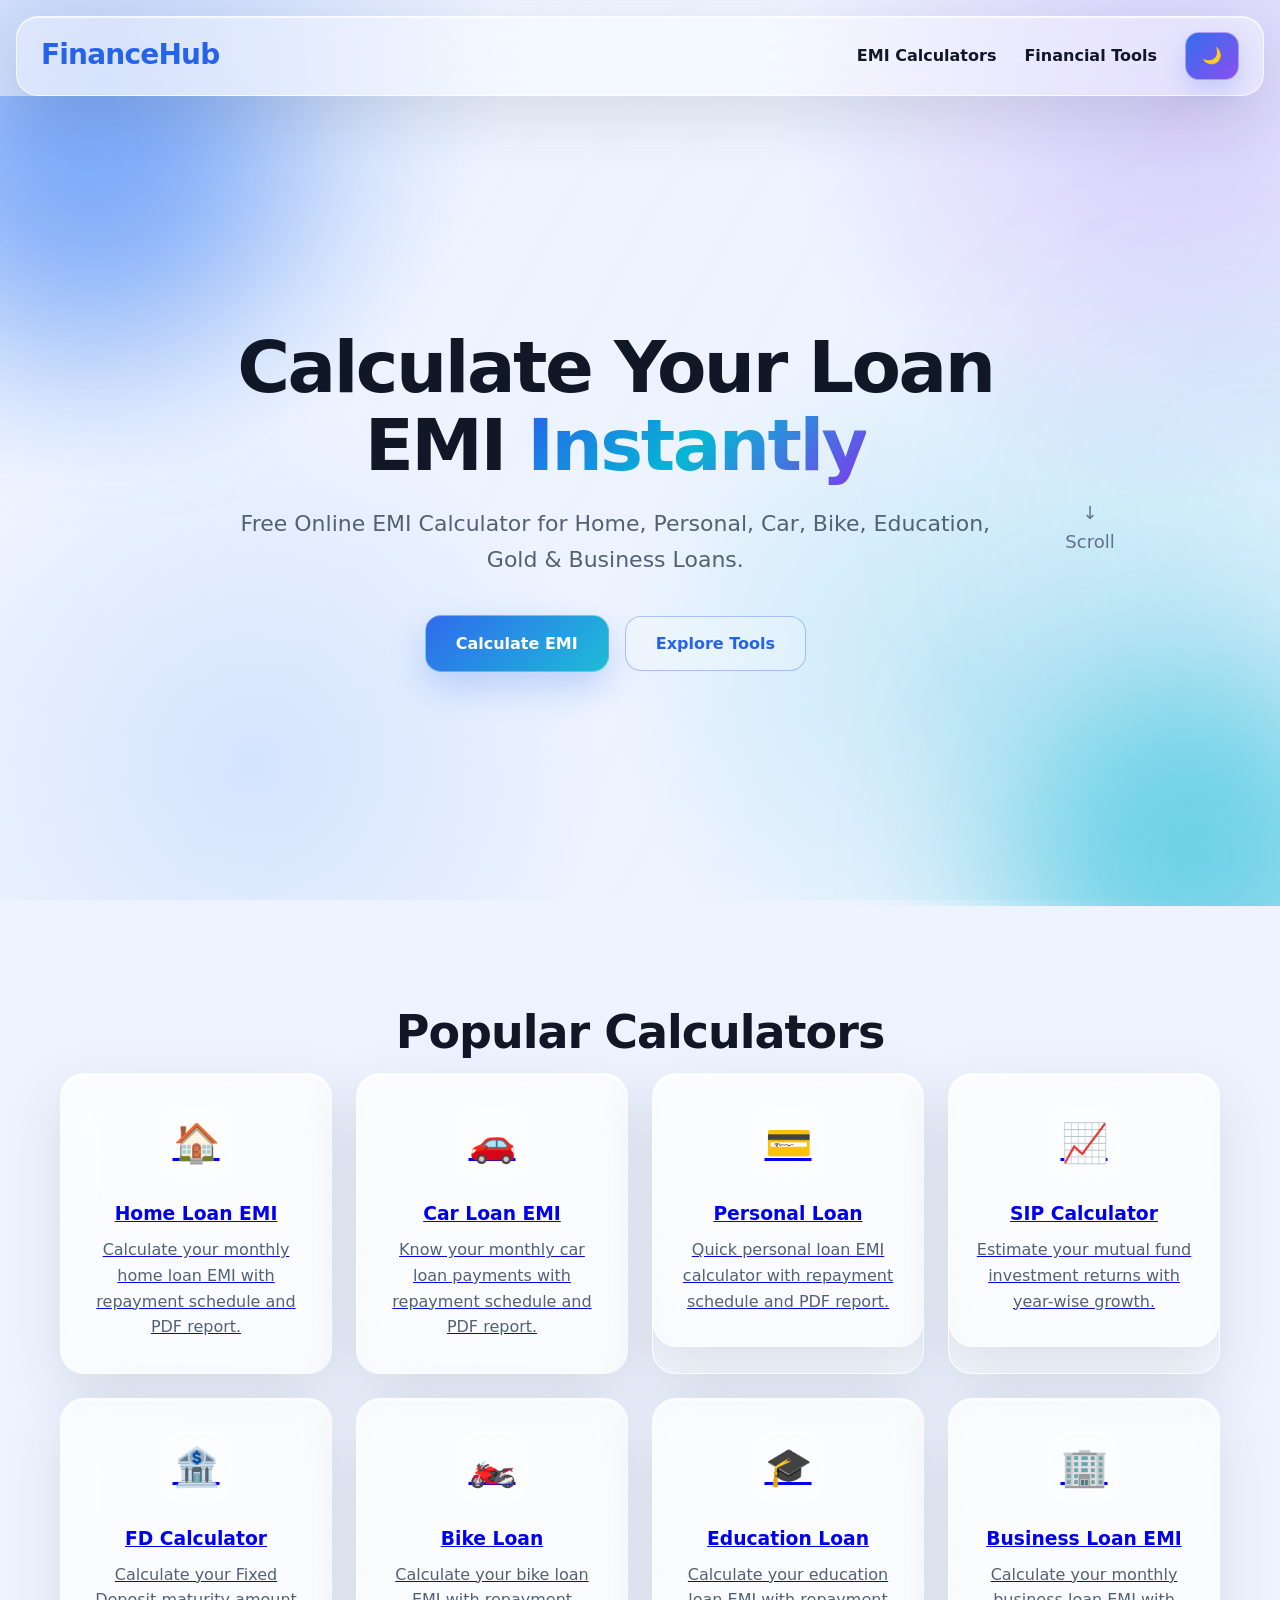
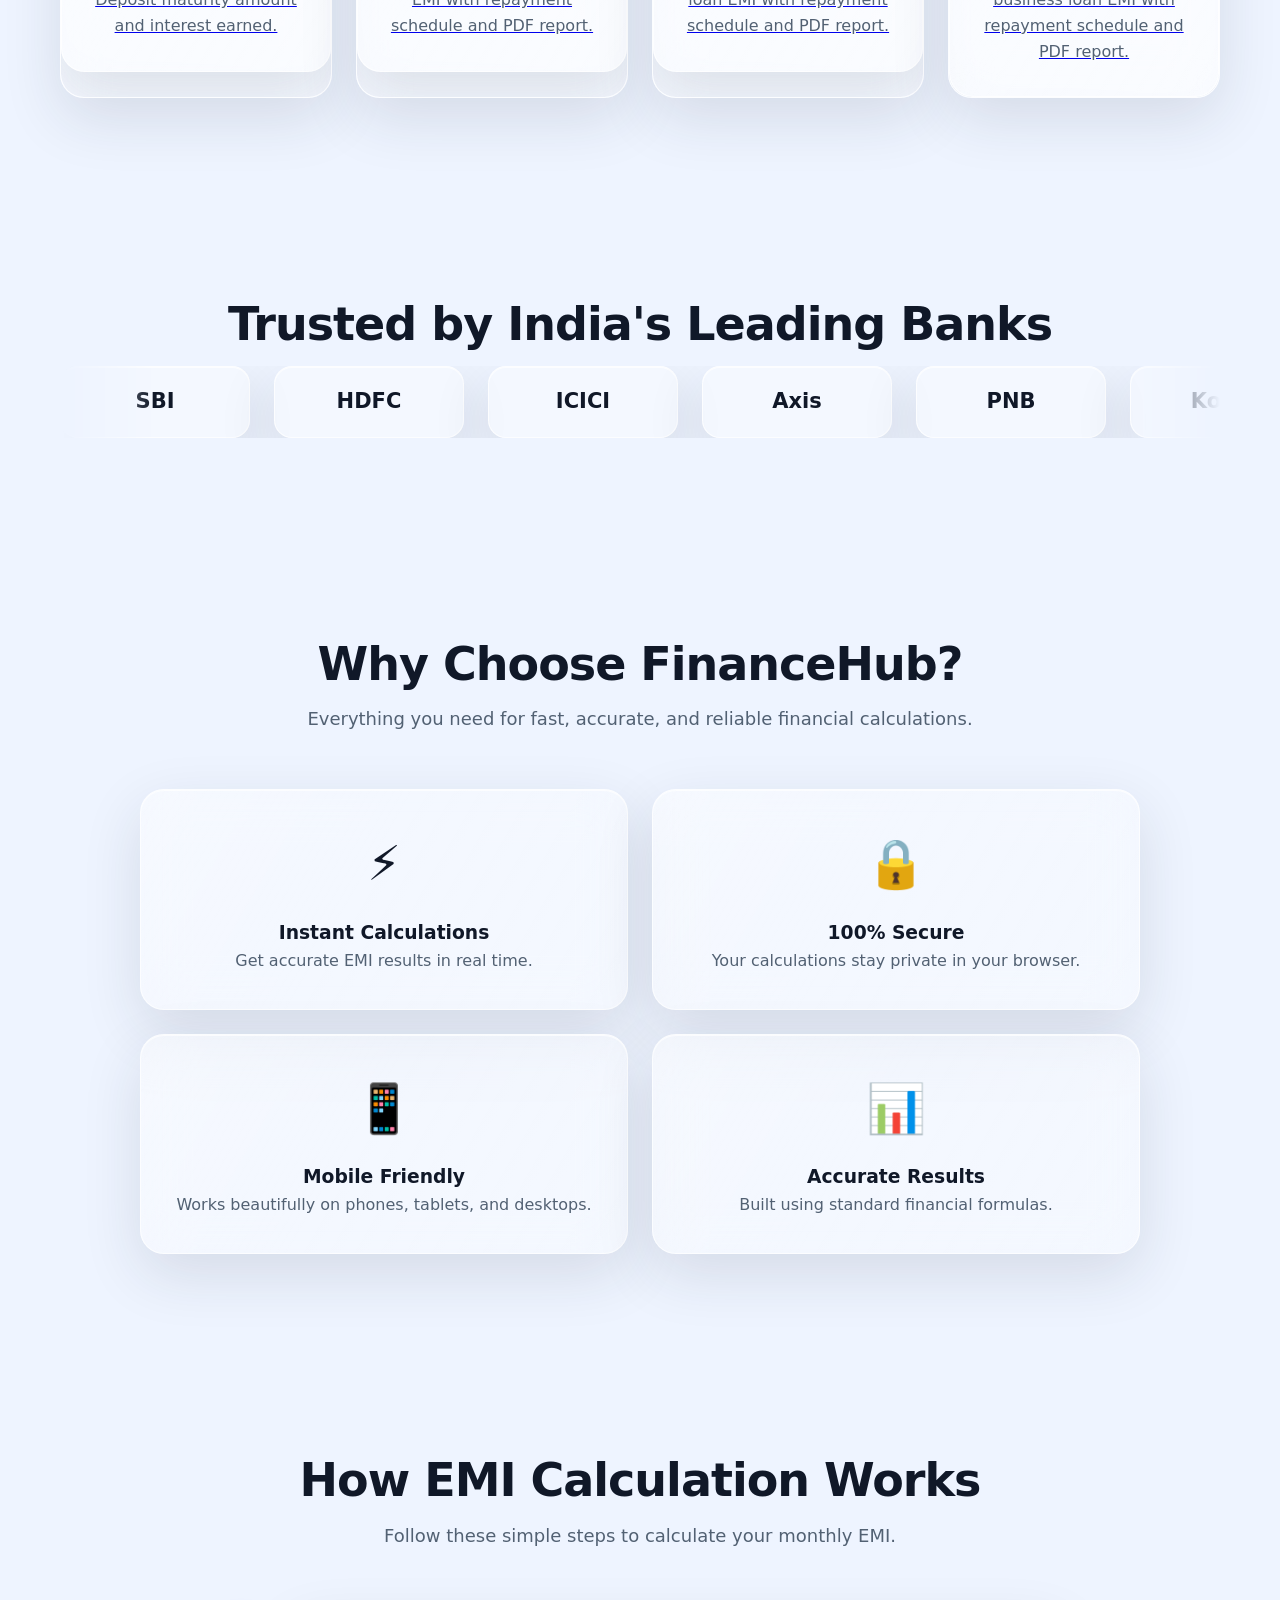
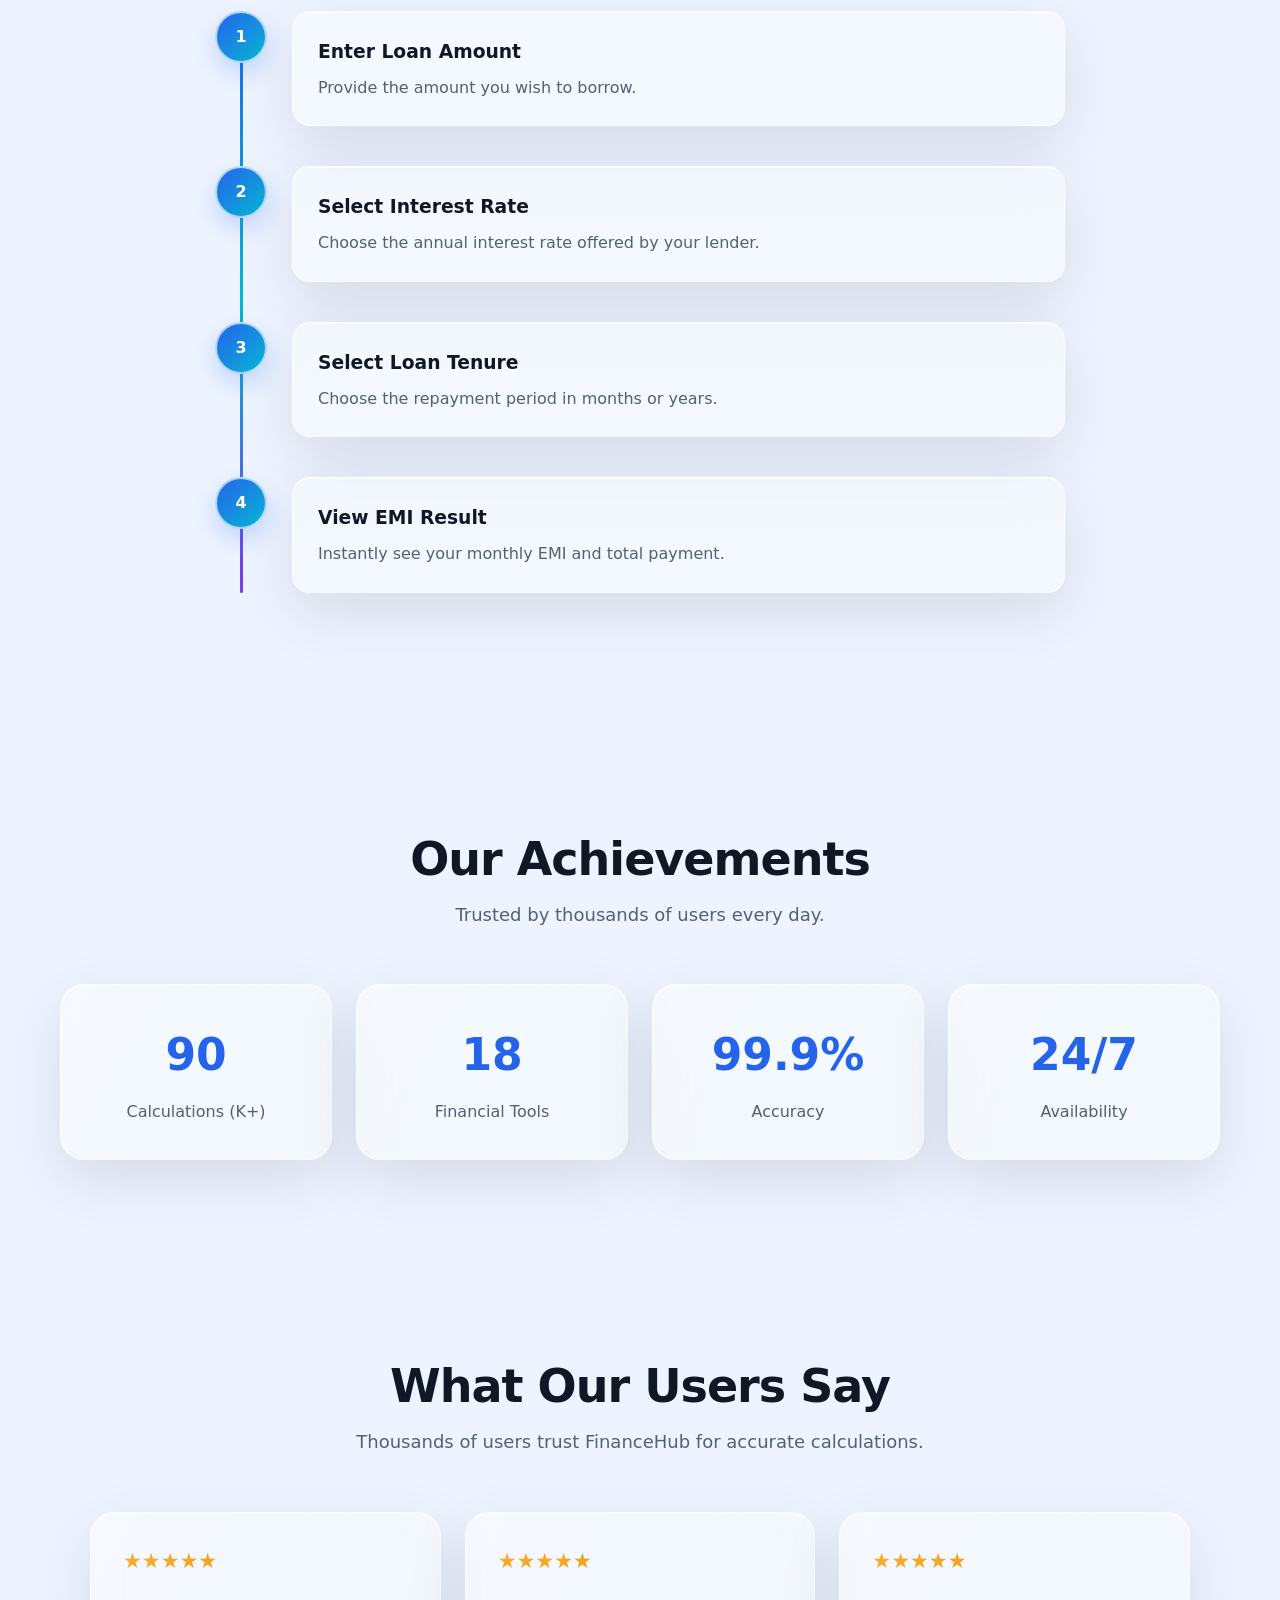
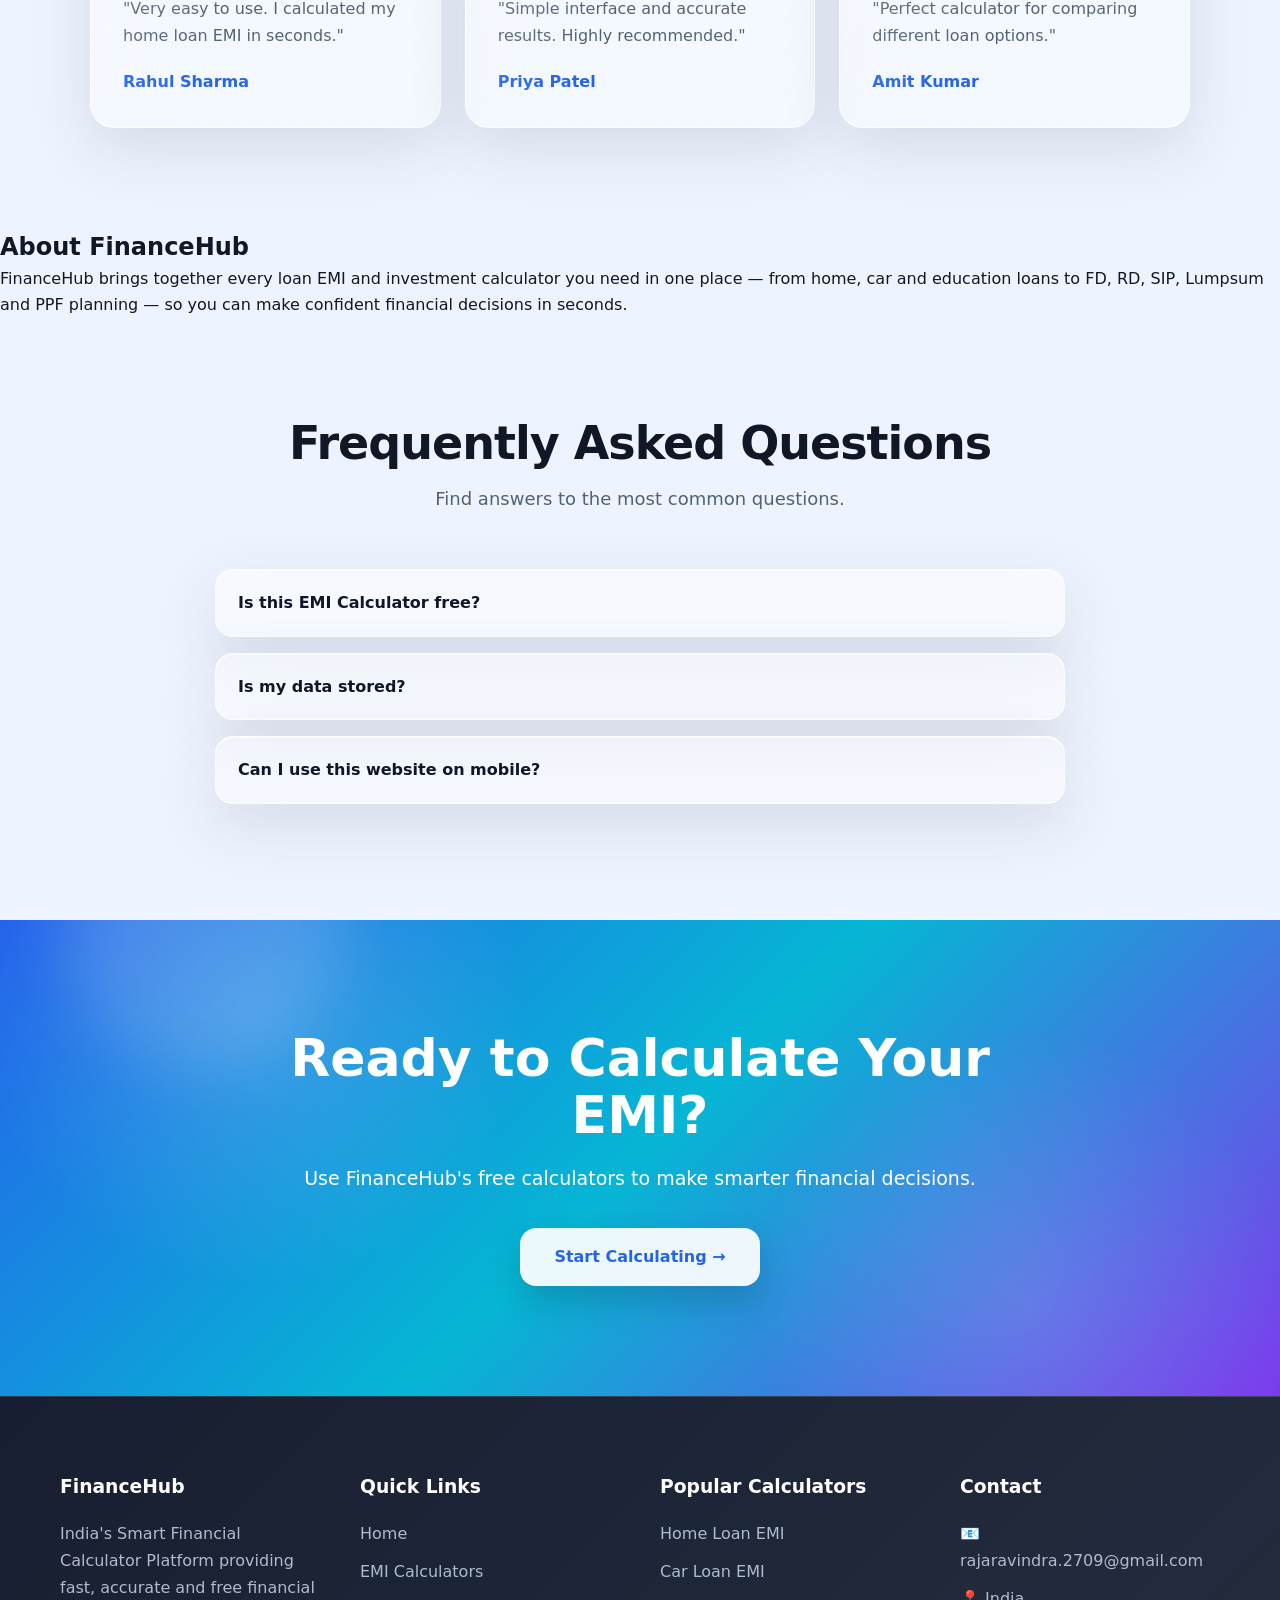
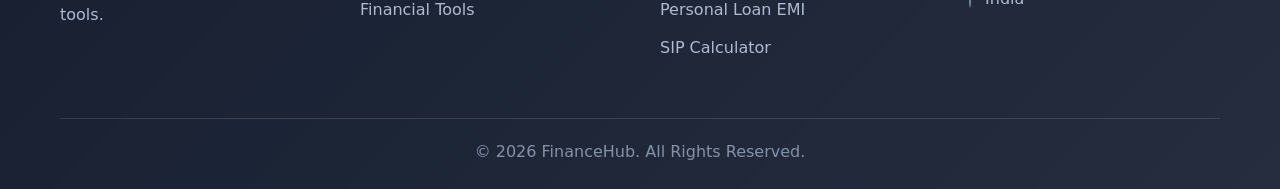
<file: index.html>
<!DOCTYPE html>
<html lang="en">

<head>
    <script async src="https://pagead2.googlesyndication.com/pagead/js/adsbygoogle.js?client=ca-pub-7634598987290374"
     crossorigin="anonymous"></script>
    <meta charset="UTF-8">
    <meta name="viewport" content="width=device-width, initial-scale=1.0">

    <title>Finance Calculator Hub</title>

    <link rel="stylesheet" href="css/style.css">
</head>


<body>

    <!-- Navigation Bar -->
    <nav class="navbar">

        <div class="logo">
            FinanceHub
        </div>

        <ul class="menu">

            <li><a href="calculators.html">EMI Calculators</a></li>

            <li><a href="calculators.html">Financial Tools</a></li>

            <li><button id="themeToggle" class="theme-btn" aria-label="Toggle dark mode">🌙</button></li>

        </ul>

    </nav>
<!-- Hero Section -->
<header class="hero">

    <div class="background">
        <div class="blob blob1"></div>
        <div class="blob blob2"></div>
    </div>

    <div class="hero-content">

        <h1>
            Calculate Your Loan EMI
            <span>Instantly</span>
        </h1>

        <p>
            Free Online EMI Calculator for Home, Personal,
            Car, Bike, Education, Gold & Business Loans.
        </p>

        <div class="hero-buttons">

<a href="calculators/home-loan.html">
            <button class="primary-btn">
                Calculate EMI
            </button>
</a>
<a href="calculators.html">
            <button  class="secondary-btn">
                Explore Tools
            </button>
</a>
        </div>

    </div>

    <div class="scroll-indicator">
        ↓<br>
        Scroll
    </div>

</header>

<section class="calculators">

    <h2>Popular Calculators</h2>

    <div class="calculator-grid">
<a href="calculators/home-loan.html" class="calculator-card">
        <div class="card">
            
            <div class="icon">🏠</div>
            <h3>Home Loan EMI</h3>
            <p>Calculate your monthly home loan EMI with repayment schedule and PDF report.</p>
            
        </div>
</a>
<a href="calculators/car-loan.html" class="calculator-card">
        <div class="card">
            <div class="icon">🚗</div>
            <h3>Car Loan EMI</h3>
            <p>Know your monthly car loan payments with repayment schedule and PDF report.</p>
        </div>
</a>
<a href="calculators/personal-loan.html" class="calculator-card">
        <div class="card">
            <div class="icon">💳</div>
            <h3>Personal Loan</h3>
            <p>Quick personal loan EMI calculator with repayment schedule and PDF report.</p>
        </div>
</a>
<a href="calculators/sip-calculator.html" class="calculator-card">
        <div class="card">
            <div class="icon">📈</div>
            <h3>SIP Calculator</h3>
            <p>Estimate your mutual fund investment returns with year-wise growth.</p>
        </div>
</a>
<a href="calculators/fd-calculator.html" class="calculator-card">
        <div class="card">
            <div class="icon">🏦</div>
            <h3>FD Calculator</h3>
            <p>Calculate your Fixed Deposit maturity amount and interest earned.</p>
        </div>
</a>
<a href="calculators/bike-loan.html" class="calculator-card">
        <div class="card">
            <div class="icon">🏍️</div>
            <h3>Bike Loan</h3>
            <p>Calculate your bike loan EMI with repayment schedule and PDF report.</p>
        </div>
</a>
<a href="calculators/education-loan.html" class="calculator-card">
        <div class="card">
            <div class="icon">🎓</div>
            <h3>Education Loan</h3>
            <p>Calculate your education loan EMI with repayment schedule and PDF report.</p>
        </div>
</a>
<a href="calculators/business-loan.html" class="calculator-card">
        <div class="card">
            
            <div class="icon">🏢</div>
            <h3>Business Loan EMI</h3>
            <p>Calculate your monthly business loan EMI with repayment schedule and PDF report.</p>
            
        </div>
</a>
    </div>

</section>
<section class="trusted">

    <h2>Trusted by India's Leading Banks</h2>

    <div class="marquee">

        <div class="marquee-track">

            <div class="bank">SBI</div>
            <div class="bank">HDFC</div>
            <div class="bank">ICICI</div>
            <div class="bank">Axis</div>
            <div class="bank">PNB</div>
            <div class="bank">Kotak</div>

            <!-- Repeat for smooth looping -->

            <div class="bank">SBI</div>
            <div class="bank">HDFC</div>
            <div class="bank">ICICI</div>
            <div class="bank">Axis</div>
            <div class="bank">PNB</div>
            <div class="bank">Kotak</div>

        </div>

    </div>

</section>
<!-- ===========================
     Why Choose FinanceHub
=========================== -->

<section class="features reveal">

    <div class="section-title">
        <h2>Why Choose FinanceHub?</h2>
        
        <p>Everything you need for fast, accurate, and reliable financial calculations.</p>
    </div>
    

    <div class="feature-grid">

        <div class="feature-card">
            <div class="feature-icon">⚡</div>
            <h3>Instant Calculations</h3>
            <p>Get accurate EMI results in real time.</p>
        </div>

        <div class="feature-card">
            <div class="feature-icon">🔒</div>
            <h3>100% Secure</h3>
            <p>Your calculations stay private in your browser.</p>
        </div>

        <div class="feature-card">
            <div class="feature-icon">📱</div>
            <h3>Mobile Friendly</h3>
            <p>Works beautifully on phones, tablets, and desktops.</p>
        </div>

        <div class="feature-card">
            <div class="feature-icon">📊</div>
            <h3>Accurate Results</h3>
            <p>Built using standard financial formulas.</p>
        </div>

    </div>

</section>
<section class="process reveal">

    <div class="section-title">
        <h2>How EMI Calculation Works</h2>
        <p>Follow these simple steps to calculate your monthly EMI.</p>
    </div>

    <div class="timeline">

        <div class="timeline-item">
            <div class="circle">1</div>
            <div class="content">
                <h3>Enter Loan Amount</h3>
                <p>Provide the amount you wish to borrow.</p>
            </div>
        </div>

        <div class="timeline-item">
            <div class="circle">2</div>
            <div class="content">
                <h3>Select Interest Rate</h3>
                <p>Choose the annual interest rate offered by your lender.</p>
            </div>
        </div>

        <div class="timeline-item">
            <div class="circle">3</div>
            <div class="content">
                <h3>Select Loan Tenure</h3>
                <p>Choose the repayment period in months or years.</p>
            </div>
        </div>

        <div class="timeline-item">
            <div class="circle">4</div>
            <div class="content">
                <h3>View EMI Result</h3>
                <p>Instantly see your monthly EMI and total payment.</p>
            </div>
        </div>

    </div>

</section>
<!-- ===========================
     Statistics
=========================== -->

<section class="stats reveal">

    <div class="section-title">
        <h2>Our Achievements</h2>
        <p>Trusted by thousands of users every day.</p>
    </div>

    <div class="stats-grid">

        <div class="stat-card">
            <h3 class="counter" data-target="500">0</h3>
            <p>Calculations (K+)</p>
        </div>

        <div class="stat-card">
            <h3 class="counter" data-target="50">0</h3>
            <p>Financial Tools</p>
        </div>

        <div class="stat-card">
            <h3>99.9%</h3>
            <p>Accuracy</p>
        </div>

        <div class="stat-card">
            <h3>24/7</h3>
            <p>Availability</p>
        </div>

    </div>

</section>
<!-- ===========================
     Testimonials
=========================== -->

<section class="testimonials reveal">

    <div class="section-title">
        <h2>What Our Users Say</h2>
        <p>Thousands of users trust FinanceHub for accurate calculations.</p>
    </div>

    <div class="testimonial-grid">

        <div class="testimonial-card">
            <div class="stars">★★★★★</div>
            <p>"Very easy to use. I calculated my home loan EMI in seconds."</p>
            <h4>Rahul Sharma</h4>
        </div>

        <div class="testimonial-card">
            <div class="stars">★★★★★</div>
            <p>"Simple interface and accurate results. Highly recommended."</p>
            <h4>Priya Patel</h4>
        </div>

        <div class="testimonial-card">
            <div class="stars">★★★★★</div>
            <p>"Perfect calculator for comparing different loan options."</p>
            <h4>Amit Kumar</h4>
        </div>

    </div>

</section>
<section class="loan-info">

    <h2>About FinanceHub</h2>

    <p>
        FinanceHub brings together every loan EMI and investment calculator
        you need in one place — from home, car and education loans to FD,
        RD, SIP, Lumpsum and PPF planning — so you can make confident
        financial decisions in seconds.
    </p>

</section>
<!-- ===========================
     FAQ
=========================== -->

<section class="faq reveal">

    <div class="section-title">
        <h2>Frequently Asked Questions</h2>
        <p>Find answers to the most common questions.</p>
    </div>

    <div class="faq-container">

        <div class="faq-item">
            <button class="faq-question">
                Is this EMI Calculator free?
            </button>

            <div class="faq-answer">
                <p>Yes. All calculators on FinanceHub are completely free to use.</p>
            </div>
        </div>

        <div class="faq-item">
            <button class="faq-question">
                Is my data stored?
            </button>

            <div class="faq-answer">
                <p>No. Your calculations remain in your browser and are not stored on our servers.</p>
            </div>
        </div>

        <div class="faq-item">
            <button class="faq-question">
                Can I use this website on mobile?
            </button>

            <div class="faq-answer">
                <p>Yes. FinanceHub is fully responsive and works on phones, tablets, and desktops.</p>
            </div>
        </div>

    </div>

</section>
<!-- ===========================
     Call To Action
=========================== -->

<section class="cta reveal">

    <div class="cta-content">

        <h2>Ready to Calculate Your EMI?</h2>

        <p>
            Use FinanceHub's free calculators to make smarter financial decisions.
        </p>

        <a href="calculators.html" class="cta-button">
            Start Calculating →
        </a>

    </div>

</section>
<!-- ===========================
     Footer
=========================== -->

<footer class="footer">

    <div class="footer-grid">

        <div class="footer-column">
            <h3>FinanceHub</h3>
            <p>
                India's Smart Financial Calculator Platform providing fast,
                accurate and free financial tools.
            </p>
        </div>

        <div class="footer-column">
            <h3>Quick Links</h3>

            <a href="index.html">Home</a>
            <a href="calculators.html">EMI Calculators</a>
            <a href="calculators.html">Financial Tools</a>
        </div>

        <div class="footer-column">
            <h3>Popular Calculators</h3>

            <a href="calculators/home-loan.html">Home Loan EMI</a>
            <a href="calculators/car-loan.html">Car Loan EMI</a>
            <a href="calculators/personal-loan.html">Personal Loan EMI</a>
            <a href="calculators/sip-calculator.html">SIP Calculator</a>
        </div>

        <div class="footer-column">
            <h3>Contact</h3>

            <p>📧 rajaravindra.2709@gmail.com</p>
            <p>📍 India</p>
        </div>

    </div>

    <div class="footer-bottom">
        © 2026 FinanceHub. All Rights Reserved.
    </div>

</footer>
<script src="js/homepage.js"></script>
<script src="js/theme.js"></script>
</body>

</html>
</file>
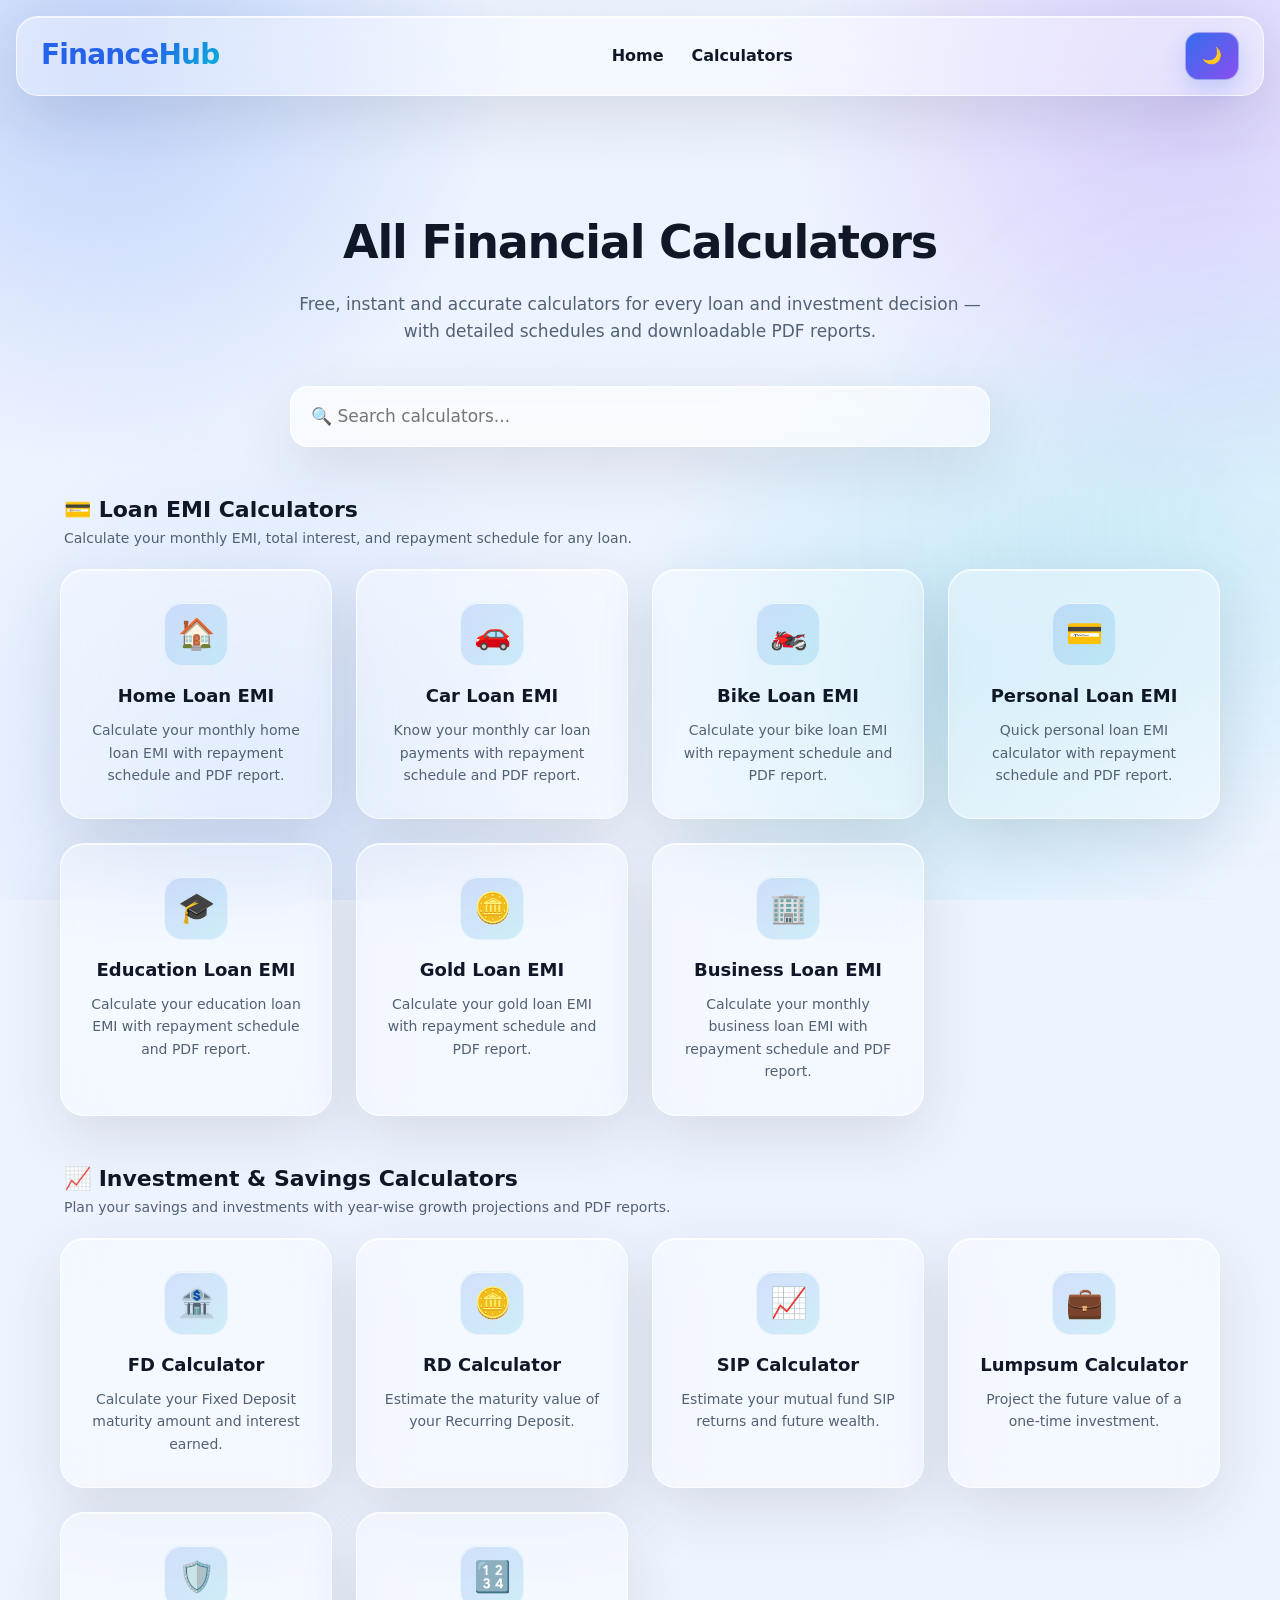
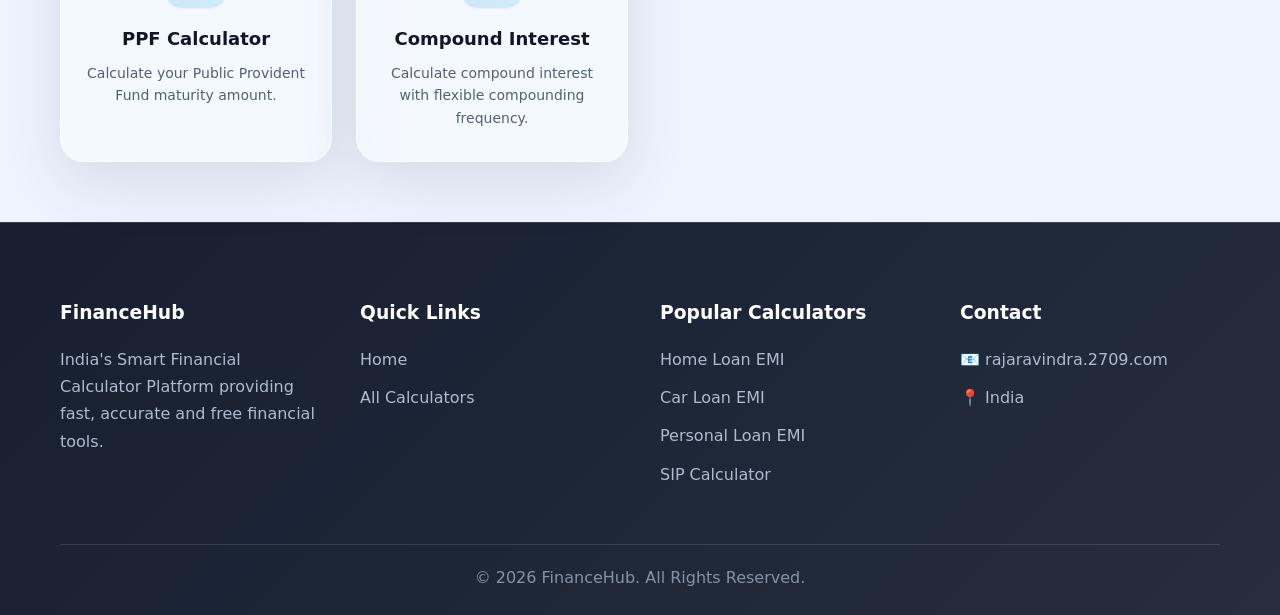
<file: calculators.html>
<!DOCTYPE html>
<html lang="en">

<head>
    <script async src="https://pagead2.googlesyndication.com/pagead/js/adsbygoogle.js?client=ca-pub-7634598987290374"
     crossorigin="anonymous"></script>
    <meta charset="UTF-8">
    <meta name="viewport" content="width=device-width, initial-scale=1.0">

    <title>All Financial Calculators | FinanceHub</title>
    <meta name="description" content="Browse all FinanceHub calculators — loan EMI calculators and investment calculators like FD, RD, SIP, Lumpsum, PPF and Compound Interest.">

    <link rel="stylesheet" href="css/style.css">
</head>

<body>

    <!-- =========================================
         NAVIGATION
    ========================================== -->
    <nav class="navbar">
        <div class="nav-container">
            <a href="index.html" class="logo">Finance<span>Hub</span></a>
            <ul class="nav-links">
                <li><a href="index.html">Home</a></li>
                <li><a href="calculators.html">Calculators</a></li>
            </ul>
            <button id="themeToggle" class="theme-btn" aria-label="Toggle dark mode">🌙</button>
        </div>
    </nav>

    <main>

        <div class="calculator-directory">

            <div class="directory-header">
                <h1>All Financial Calculators</h1>
                <p>Free, instant and accurate calculators for every loan and investment decision — with detailed schedules and downloadable PDF reports.</p>
            </div>

            <div class="search-container">
                <input type="text" id="calculatorSearch" placeholder="🔍 Search calculators...">
            </div>

            <!-- LOAN CALCULATORS -->
            <div class="category-heading">
                <h2>💳 Loan EMI Calculators</h2>
                <p>Calculate your monthly EMI, total interest, and repayment schedule for any loan.</p>
            </div>

            <div class="calculator-grid">

                <a class="calculator-card directory-card glass-card" data-name="home loan emi calculator" href="calculators/home-loan.html">
                    <div class="icon">🏠</div>
                    <h3>Home Loan EMI</h3>
                    <p>Calculate your monthly home loan EMI with repayment schedule and PDF report.</p>
                </a>

                <a class="calculator-card directory-card glass-card" data-name="car loan emi calculator" href="calculators/car-loan.html">
                    <div class="icon">🚗</div>
                    <h3>Car Loan EMI</h3>
                    <p>Know your monthly car loan payments with repayment schedule and PDF report.</p>
                </a>

                <a class="calculator-card directory-card glass-card" data-name="bike loan emi calculator" href="calculators/bike-loan.html">
                    <div class="icon">🏍️</div>
                    <h3>Bike Loan EMI</h3>
                    <p>Calculate your bike loan EMI with repayment schedule and PDF report.</p>
                </a>

                <a class="calculator-card directory-card glass-card" data-name="personal loan emi calculator" href="calculators/personal-loan.html">
                    <div class="icon">💳</div>
                    <h3>Personal Loan EMI</h3>
                    <p>Quick personal loan EMI calculator with repayment schedule and PDF report.</p>
                </a>

                <a class="calculator-card directory-card glass-card" data-name="education loan emi calculator" href="calculators/education-loan.html">
                    <div class="icon">🎓</div>
                    <h3>Education Loan EMI</h3>
                    <p>Calculate your education loan EMI with repayment schedule and PDF report.</p>
                </a>

                <a class="calculator-card directory-card glass-card" data-name="gold loan emi calculator" href="calculators/gold-loan.html">
                    <div class="icon">🪙</div>
                    <h3>Gold Loan EMI</h3>
                    <p>Calculate your gold loan EMI with repayment schedule and PDF report.</p>
                </a>

                <a class="calculator-card directory-card glass-card" data-name="business loan emi calculator" href="calculators/business-loan.html">
                    <div class="icon">🏢</div>
                    <h3>Business Loan EMI</h3>
                    <p>Calculate your monthly business loan EMI with repayment schedule and PDF report.</p>
                </a>

            </div>

            <!-- INVESTMENT CALCULATORS -->
            <div class="category-heading">
                <h2>📈 Investment & Savings Calculators</h2>
                <p>Plan your savings and investments with year-wise growth projections and PDF reports.</p>
            </div>

            <div class="calculator-grid">

                <a class="calculator-card directory-card glass-card" data-name="fd calculator fixed deposit" href="calculators/fd-calculator.html">
                    <div class="icon">🏦</div>
                    <h3>FD Calculator</h3>
                    <p>Calculate your Fixed Deposit maturity amount and interest earned.</p>
                </a>

                <a class="calculator-card directory-card glass-card" data-name="rd calculator recurring deposit" href="calculators/rd-calculator.html">
                    <div class="icon">🪙</div>
                    <h3>RD Calculator</h3>
                    <p>Estimate the maturity value of your Recurring Deposit.</p>
                </a>

                <a class="calculator-card directory-card glass-card" data-name="sip calculator mutual fund" href="calculators/sip-calculator.html">
                    <div class="icon">📈</div>
                    <h3>SIP Calculator</h3>
                    <p>Estimate your mutual fund SIP returns and future wealth.</p>
                </a>

                <a class="calculator-card directory-card glass-card" data-name="lumpsum calculator investment" href="calculators/lumpsum-calculator.html">
                    <div class="icon">💼</div>
                    <h3>Lumpsum Calculator</h3>
                    <p>Project the future value of a one-time investment.</p>
                </a>

                <a class="calculator-card directory-card glass-card" data-name="ppf calculator public provident fund" href="calculators/ppf-calculator.html">
                    <div class="icon">🛡️</div>
                    <h3>PPF Calculator</h3>
                    <p>Calculate your Public Provident Fund maturity amount.</p>
                </a>

                <a class="calculator-card directory-card glass-card" data-name="compound interest calculator" href="calculators/compound-interest-calculator.html">
                    <div class="icon">🔢</div>
                    <h3>Compound Interest</h3>
                    <p>Calculate compound interest with flexible compounding frequency.</p>
                </a>

            </div>

        </div>

    </main>

    <!-- =========================================
         FOOTER
    ========================================== -->
    <footer class="footer">

        <div class="footer-grid">

            <div class="footer-column">
                <h3>FinanceHub</h3>
                <p>
                    India's Smart Financial Calculator Platform providing fast,
                    accurate and free financial tools.
                </p>
            </div>

            <div class="footer-column">
                <h3>Quick Links</h3>

                <a href="index.html">Home</a>
                <a href="calculators.html">All Calculators</a>
            </div>

            <div class="footer-column">
                <h3>Popular Calculators</h3>

                <a href="calculators/home-loan.html">Home Loan EMI</a>
                <a href="calculators/car-loan.html">Car Loan EMI</a>
                <a href="calculators/personal-loan.html">Personal Loan EMI</a>
                <a href="calculators/sip-calculator.html">SIP Calculator</a>
            </div>

            <div class="footer-column">
                <h3>Contact</h3>

                <p>📧 rajaravindra.2709.com</p>
                <p>📍 India</p>
            </div>

        </div>

        <div class="footer-bottom">
            © 2026 FinanceHub. All Rights Reserved.
        </div>

    </footer>
    <script src="js/homepage.js"></script>
    <script src="js/search.js"></script>
    <script src="js/theme.js"></script>
</body>

</html>
</file>
<file: css/style.css>
/* =========================================================
   FinanceHub — Complete Liquid Glass Design System
   Replace your existing css/style.css with this file.
   ========================================================= */

/* =========================
   1. Design Tokens
   ========================= */
:root {
    --bg-color: #eef4ff;
    --bg-secondary: #e5efff;

    --text-color: #101828;
    --text-primary: #101828;
    --text-secondary: #526173;
    --muted-text: #667085;

    --card-color: rgba(255, 255, 255, 0.42);
    --card-strong: rgba(255, 255, 255, 0.62);
    --card-soft: rgba(255, 255, 255, 0.28);

    --glass-bg: rgba(255, 255, 255, 0.34);
    --glass-bg-strong: rgba(255, 255, 255, 0.58);
    --glass-border: rgba(255, 255, 255, 0.72);

    --primary-color: #2563eb;
    --primary: #2563eb;
    --primary-hover: #1d4ed8;
    --secondary: #06b6d4;
    --accent: #7c3aed;

    --border-color: rgba(148, 163, 184, 0.24);

    --bs-color:
        0 20px 60px rgba(31, 41, 55, 0.10),
        inset 0 1px 0 rgba(255, 255, 255, 0.70);

    --glass-shadow:
        0 20px 60px rgba(31, 41, 55, 0.12),
        inset 0 1px 0 rgba(255, 255, 255, 0.70);

    --glass-blur: blur(24px);

    --radius-sm: 12px;
    --radius-md: 18px;
    --radius: 24px;
    --radius-lg: 32px;

    --container-width: 1200px;
    --transition: 0.3s ease;
}

/* =========================
   2. Dark Theme
   Works with .dark on body/root
   ========================= */
.dark {
    --bg-color: #070b17;
    --bg-secondary: #0d1425;

    --text-color: #f8fafc;
    --text-primary: #f8fafc;
    --text-secondary: #c4cedd;
    --muted-text: #98a6ba;

    --card-color: rgba(20, 28, 47, 0.54);
    --card-strong: rgba(30, 41, 67, 0.70);
    --card-soft: rgba(30, 41, 67, 0.42);

    --glass-bg: rgba(24, 34, 56, 0.48);
    --glass-bg-strong: rgba(31, 43, 70, 0.68);
    --glass-border: rgba(148, 163, 184, 0.20);

    --border-color: rgba(148, 163, 184, 0.20);

    --bs-color:
        0 24px 70px rgba(0, 0, 0, 0.34),
        inset 0 1px 0 rgba(255, 255, 255, 0.06);

    --glass-shadow:
        0 24px 70px rgba(0, 0, 0, 0.34),
        inset 0 1px 0 rgba(255, 255, 255, 0.06);
}

/* =========================
   3. Reset
   ========================= */
* {
    margin: 0;
    padding: 0;
    box-sizing: border-box;
}

html {
    scroll-behavior: smooth;
}

body {
    min-height: 100vh;
    overflow-x: hidden;
    color: var(--text-color);
    font-family: Inter, ui-sans-serif, system-ui, -apple-system, BlinkMacSystemFont,
        "Segoe UI", sans-serif;
    line-height: 1.6;

    background:
        radial-gradient(circle at 8% 8%, rgba(37, 99, 235, 0.24), transparent 28%),
        radial-gradient(circle at 92% 12%, rgba(124, 58, 237, 0.20), transparent 28%),
        radial-gradient(circle at 75% 75%, rgba(6, 182, 212, 0.18), transparent 30%),
        radial-gradient(circle at 20% 85%, rgba(59, 130, 246, 0.14), transparent 28%),
        var(--bg-color);

    background-attachment: fixed;
    transition:
        background 0.4s ease,
        color 0.3s ease;
}

body::before {
    content: "";
    position: fixed;
    inset: 0;
    z-index: -2;
    pointer-events: none;
    background:
        linear-gradient(
            120deg,
            rgba(255, 255, 255, 0.08),
            transparent 35%,
            rgba(255, 255, 255, 0.05)
        );
}

body::after {
    content: "";
    position: fixed;
    width: 420px;
    height: 420px;
    right: -180px;
    top: 35%;
    z-index: -1;
    pointer-events: none;
    border-radius: 50%;
    background: rgba(6, 182, 212, 0.10);
    filter: blur(100px);
}

/* =========================
   4. Shared Glass Utility
   ========================= */
.glass,
.navbar,
.card,
.feature-card,
.stat-card,
.testimonial-card,
.content,
.bank,
.calculator-form,
.result-card,
.result-box,
.calculator-card,
.schedule-section,
.faq-item {
    background: var(--glass-bg);
    border: 1px solid var(--glass-border);
    box-shadow: var(--glass-shadow);
    backdrop-filter: var(--glass-blur);
    -webkit-backdrop-filter: var(--glass-blur);
}

.glass {
    border-radius: var(--radius);
}

a,
button,
input,
select {
    font: inherit;
}

button {
    cursor: pointer;
}

::selection {
    background: rgba(37, 99, 235, 0.25);
}

/* =========================
   5. Navigation
   ========================= */
.navbar {
    position: sticky;
    top: 16px;
    z-index: 1000;

    width: min(calc(100% - 32px), 1400px);
    margin: 16px auto 0;
    padding: 15px 24px;

    display: flex;
    align-items: center;
    justify-content: space-between;
    gap: 24px;

    border-radius: 22px;
}

.logo {
    color: var(--primary-color);
    font-size: 28px;
    font-weight: 800;
    letter-spacing: -0.8px;
    text-decoration: none;
    white-space: nowrap;
}

.menu {
    display: flex;
    align-items: center;
    gap: 28px;
    list-style: none;
}

.menu a {
    position: relative;
    color: var(--text-color);
    text-decoration: none;
    font-weight: 600;
    transition: color var(--transition);
}

.menu a::after {
    content: "";
    position: absolute;
    left: 0;
    bottom: -6px;
    width: 0;
    height: 2px;
    border-radius: 10px;
    background: linear-gradient(90deg, var(--primary), var(--secondary));
    transition: width var(--transition);
}

.menu a:hover {
    color: var(--primary);
}

.menu a:hover::after {
    width: 100%;
}

.theme-btn {
    border: 1px solid rgba(255, 255, 255, 0.42);
    border-radius: 14px;
    padding: 10px 16px;

    color: #fff;
    background: linear-gradient(
        135deg,
        rgba(37, 99, 235, 0.92),
        rgba(124, 58, 237, 0.88)
    );

    box-shadow: 0 10px 25px rgba(37, 99, 235, 0.20);
    transition:
        transform var(--transition),
        box-shadow var(--transition);
}

.theme-btn:hover {
    transform: translateY(-2px);
    box-shadow: 0 14px 30px rgba(37, 99, 235, 0.28);
}

/* =========================
   6. Hero
   ========================= */
.hero {
    position: relative;
    min-height: 90vh;
    padding: 80px 24px;

    display: flex;
    align-items: center;
    justify-content: center;
    text-align: center;

    overflow: hidden;
}

.hero-content {
    position: relative;
    z-index: 3;
    width: min(900px, 100%);
}

.hero h1 {
    margin-bottom: 22px;
    font-size: clamp(42px, 6vw, 72px);
    line-height: 1.08;
    letter-spacing: -2.5px;
    font-weight: 850;
}

.hero h1 span {
    background: linear-gradient(
        135deg,
        var(--primary),
        var(--secondary),
        var(--accent)
    );
    -webkit-background-clip: text;
    background-clip: text;
    color: transparent;
}

.hero p {
    max-width: 760px;
    margin: 0 auto 38px;
    color: var(--text-secondary);
    font-size: clamp(18px, 2vw, 22px);
}

.hero-buttons {
    display: flex;
    align-items: center;
    justify-content: center;
    gap: 16px;
    flex-wrap: wrap;
}

.primary-btn,
.secondary-btn,
.cta-button {
    border-radius: 16px;
    font-weight: 700;
    text-decoration: none;
    transition:
        transform var(--transition),
        box-shadow var(--transition),
        background var(--transition);
}

.primary-btn {
    padding: 15px 30px;
    color: #fff;
    border: 1px solid rgba(255, 255, 255, 0.35);
    background: linear-gradient(
        135deg,
        rgba(37, 99, 235, 0.95),
        rgba(6, 182, 212, 0.90)
    );
    box-shadow: 0 15px 35px rgba(37, 99, 235, 0.24);
}

.primary-btn:hover {
    transform: translateY(-4px);
    box-shadow: 0 20px 42px rgba(37, 99, 235, 0.32);
}

.secondary-btn {
    padding: 14px 30px;
    color: var(--primary);
    border: 1px solid rgba(37, 99, 235, 0.35);
    background: rgba(255, 255, 255, 0.22);
    backdrop-filter: blur(14px);
    -webkit-backdrop-filter: blur(14px);
}

.secondary-btn:hover {
    transform: translateY(-4px);
    color: #fff;
    background: rgba(37, 99, 235, 0.85);
    box-shadow: 0 15px 35px rgba(37, 99, 235, 0.22);
}

/* Hero floating blobs */
.background {
    position: absolute;
    inset: 0;
    z-index: 0;
    pointer-events: none;
}

.blob {
    position: absolute;
    width: 380px;
    height: 380px;
    border-radius: 50%;
    filter: blur(85px);
    opacity: 0.55;
    animation: float 9s ease-in-out infinite;
}

.blob1 {
    top: -130px;
    left: -100px;
    background: #3b82f6;
}

.blob2 {
    right: -110px;
    bottom: -140px;
    background: #06b6d4;
    animation-delay: 3s;
}

@keyframes float {
    0%, 100% {
        transform: translate3d(0, 0, 0) scale(1);
    }

    50% {
        transform: translate3d(0, 35px, 0) scale(1.08);
    }
}

.scroll-indicator {
    margin-top: 55px;
    color: var(--muted-text);
    font-size: 18px;
    animation: bounce 1.6s infinite;
}

@keyframes bounce {
    0%, 100% {
        transform: translateY(0);
    }

    50% {
        transform: translateY(9px);
    }
}

/* =========================
   7. Common Sections
   ========================= */
.calculators,
.trusted,
.features,
.process,
.stats,
.testimonials,
.faq {
    position: relative;
    padding: 100px 60px;
    background: transparent;
}

.section-title {
    max-width: 720px;
    margin: 0 auto 55px;
    text-align: center;
}

.section-title h2,
.calculators h2,
.trusted h2 {
    margin-bottom: 15px;
    font-size: clamp(32px, 4vw, 46px);
    line-height: 1.15;
    letter-spacing: -1px;
}

.section-title p {
    color: var(--text-secondary);
    font-size: 18px;
}

/* =========================
   8. Popular Calculators
   ========================= */
.calculators h2,
.trusted h2 {
    text-align: center;
}

.calculator-grid {
    width: min(var(--container-width), 100%);
    margin: 0 auto;
    display: grid;
    grid-template-columns: repeat(4, 1fr);
    gap: 24px;
}

.card {
    position: relative;
    padding: 32px 26px;
    border-radius: var(--radius);
    text-align: center;
    overflow: hidden;
    transition:
        transform var(--transition),
        box-shadow var(--transition),
        background var(--transition);
}

.card::before,
.feature-card::before,
.stat-card::before,
.testimonial-card::before,
.calculator-form::before,
.result-card::before {
    content: "";
    position: absolute;
    inset: 0;
    pointer-events: none;
    background: linear-gradient(
        120deg,
        rgba(255, 255, 255, 0.20),
        transparent 45%,
        rgba(255, 255, 255, 0.08)
    );
}

.card:hover {
    transform: translateY(-9px);
    box-shadow:
        0 25px 55px rgba(31, 41, 55, 0.15),
        inset 0 1px 0 rgba(255, 255, 255, 0.80);
}

.icon {
    position: relative;
    z-index: 1;
    display: grid;
    place-items: center;
    width: 72px;
    height: 72px;
    margin: 0 auto 20px;
    border-radius: 22px;
    font-size: 38px;
    background: rgba(255, 255, 255, 0.28);
    border: 1px solid rgba(255, 255, 255, 0.50);
    box-shadow: inset 0 1px 0 rgba(255, 255, 255, 0.70);
}

.card h3,
.card p,
.card a {
    position: relative;
    z-index: 1;
}

.card h3 {
    margin-bottom: 8px;
}

.card p {
    color: var(--text-secondary);
}

/* =========================
   9. Trusted Banks
   ========================= */
.trusted {
    text-align: center;
}

.marquee {
    width: 100%;
    overflow: hidden;
    mask-image: linear-gradient(
        90deg,
        transparent,
        #000 8%,
        #000 92%,
        transparent
    );
}

.marquee-track {
    display: flex;
    width: max-content;
    gap: 24px;
    animation: marquee 35s linear infinite;
}

.bank {
    min-width: 190px;
    padding: 18px 28px;
    border-radius: 18px;
    font-size: 21px;
    font-weight: 750;
    white-space: nowrap;
}

@keyframes marquee {
    from {
        transform: translateX(0);
    }

    to {
        transform: translateX(-50%);
    }
}

/* =========================
   10. Features
   ========================= */
.feature-grid {
    width: min(1000px, 100%);
    margin: auto;
    display: grid;
    grid-template-columns: repeat(2, 1fr);
    gap: 24px;
}

.feature-card {
    position: relative;
    padding: 35px;
    border-radius: var(--radius);
    text-align: center;
    overflow: hidden;
    transition:
        transform var(--transition),
        box-shadow var(--transition);
}

.feature-card:hover {
    transform: translateY(-7px) scale(1.01);
}

.feature-icon {
    position: relative;
    z-index: 1;
    margin-bottom: 16px;
    font-size: 48px;
}

.feature-card h3,
.feature-card p {
    position: relative;
    z-index: 1;
}

.feature-card p {
    color: var(--text-secondary);
}

/* =========================
   11. Process Timeline
   ========================= */
.timeline {
    position: relative;
    width: min(850px, 100%);
    margin: 60px auto 0;
}

.timeline::before {
    content: "";
    position: absolute;
    left: 25px;
    top: 0;
    width: 3px;
    height: 100%;
    border-radius: 10px;
    background: linear-gradient(
        180deg,
        var(--primary),
        var(--secondary),
        var(--accent)
    );
}

.timeline-item {
    position: relative;
    display: flex;
    gap: 25px;
    margin-bottom: 40px;
}

.circle {
    position: relative;
    z-index: 2;
    flex: 0 0 52px;
    width: 52px;
    height: 52px;

    display: flex;
    align-items: center;
    justify-content: center;

    border-radius: 50%;
    color: #fff;
    font-weight: 800;

    background: linear-gradient(135deg, var(--primary), var(--secondary));
    border: 2px solid rgba(255, 255, 255, 0.65);
    box-shadow: 0 10px 25px rgba(37, 99, 235, 0.22);
}

.content {
    position: relative;
    flex: 1;
    padding: 25px;
    border-radius: var(--radius-md);
}

.content h3 {
    margin-bottom: 8px;
}

.content p {
    color: var(--text-secondary);
}

/* =========================
   12. Statistics
   ========================= */
.stats-grid {
    width: min(var(--container-width), 100%);
    margin: 55px auto 0;
    display: grid;
    grid-template-columns: repeat(4, 1fr);
    gap: 24px;
}

.stat-card {
    position: relative;
    padding: 35px 25px;
    border-radius: var(--radius);
    text-align: center;
    overflow: hidden;
}

.stat-card h3 {
    position: relative;
    z-index: 1;
    margin-bottom: 8px;
    color: var(--primary);
    font-size: 44px;
}

.stat-card p {
    position: relative;
    z-index: 1;
    color: var(--text-secondary);
}

/* =========================
   13. Testimonials
   ========================= */
.testimonial-grid {
    width: min(1100px, 100%);
    margin: 55px auto 0;
    display: grid;
    grid-template-columns: repeat(3, 1fr);
    gap: 24px;
}

.testimonial-card {
    position: relative;
    padding: 32px;
    border-radius: var(--radius);
    overflow: hidden;
    transition:
        transform var(--transition),
        box-shadow var(--transition);
}

.testimonial-card:hover {
    transform: translateY(-8px);
}

.stars {
    margin-bottom: 16px;
    color: #f59e0b;
    font-size: 21px;
}

.testimonial-card p {
    margin-bottom: 20px;
    color: var(--text-secondary);
    line-height: 1.7;
}

.testimonial-card h4 {
    color: var(--primary);
}

/* =========================
   14. FAQ
   ========================= */
.faq-container {
    width: min(850px, 100%);
    margin: 55px auto 0;
}

.faq-item {
    margin-bottom: 16px;
    border-radius: 18px;
    overflow: hidden;
}

.faq-question {
    width: 100%;
    padding: 20px 22px;

    display: flex;
    align-items: center;
    justify-content: space-between;

    color: var(--text-color);
    text-align: left;
    font-weight: 700;

    border: none;
    background: rgba(255, 255, 255, 0.18);
    transition: background var(--transition);
}

.faq-question:hover {
    background: rgba(255, 255, 255, 0.30);
}

.faq-answer {
    max-height: 0;
    overflow: hidden;
    background: rgba(255, 255, 255, 0.10);
    transition: max-height 0.45s ease;
}

.faq-answer p {
    padding: 20px 22px;
    color: var(--text-secondary);
}

/* =========================
   15. CTA
   ========================= */
.cta {
    position: relative;
    padding: 110px 40px;
    text-align: center;
    color: #fff;
    overflow: hidden;

    background:
        radial-gradient(circle at 20% 20%, rgba(255,255,255,.16), transparent 25%),
        radial-gradient(circle at 80% 80%, rgba(255,255,255,.12), transparent 25%),
        linear-gradient(135deg, #2563eb, #06b6d4, #7c3aed);
}

.cta::before {
    content: "";
    position: absolute;
    width: 280px;
    height: 280px;
    left: 5%;
    top: -130px;
    border-radius: 50%;
    background: rgba(255,255,255,.12);
    filter: blur(30px);
}

.cta-content {
    position: relative;
    z-index: 1;
    width: min(720px, 100%);
    margin: auto;
}

.cta h2 {
    margin-bottom: 18px;
    font-size: clamp(36px, 5vw, 52px);
    line-height: 1.1;
}

.cta p {
    margin-bottom: 34px;
    font-size: 19px;
    line-height: 1.7;
}

.cta-button {
    display: inline-block;
    padding: 16px 34px;
    color: var(--primary);
    background: rgba(255, 255, 255, 0.92);
    box-shadow: 0 15px 35px rgba(0, 0, 0, 0.16);
}

.cta-button:hover {
    transform: translateY(-4px);
    box-shadow: 0 20px 45px rgba(0, 0, 0, 0.22);
}

/* =========================
   16. Footer
   ========================= */
.footer {
    padding: 75px 60px 25px;
    color: #e2e8f0;
    background:
        linear-gradient(
            135deg,
            rgba(15, 23, 42, 0.97),
            rgba(15, 23, 42, 0.90)
        );
    border-top: 1px solid rgba(255,255,255,.12);
}

.footer-grid {
    width: min(var(--container-width), 100%);
    margin: auto;
    display: grid;
    grid-template-columns: repeat(4, 1fr);
    gap: 40px;
}

.footer-column h3 {
    margin-bottom: 18px;
    color: #fff;
}

.footer-column p,
.footer-column a {
    display: block;
    margin-bottom: 11px;
    color: #aebbd0;
    text-decoration: none;
    line-height: 1.7;
    transition: color var(--transition);
}

.footer-column a:hover {
    color: #67e8f9;
}

.footer-bottom {
    width: min(var(--container-width), 100%);
    margin: 45px auto 0;
    padding-top: 20px;
    text-align: center;
    color: #8492a8;
    border-top: 1px solid rgba(255, 255, 255, 0.12);
}

/* =========================
   17. Calculator Directory/Page
   ========================= */
.calculator-page {
    width: min(var(--container-width), 100%);
    margin: auto;
    padding: 85px 20px;
}

.calculator-page > h1 {
    margin-bottom: 10px;
    text-align: center;
    font-size: clamp(36px, 5vw, 52px);
    letter-spacing: -1.5px;
}

.calculator-page > p {
    max-width: 750px;
    margin: 0 auto 45px;
    color: var(--text-secondary);
    text-align: center;
    font-size: 18px;
}

.calculator-container {
    position: relative;
    display: grid;
    grid-template-columns: 1fr 1fr;
    gap: 28px;
    padding: 28px;
    border-radius: var(--radius-lg);

    background: rgba(255, 255, 255, 0.16);
    border: 1px solid var(--glass-border);
    box-shadow: var(--glass-shadow);
    backdrop-filter: var(--glass-blur);
    -webkit-backdrop-filter: var(--glass-blur);
}

.calculator-form,
.result-card {
    position: relative;
    padding: 32px;
    border-radius: var(--radius);
    overflow: hidden;
}

.calculator-form h2,
.result-card h2 {
    position: relative;
    z-index: 1;
    margin-bottom: 25px;
}

/* =========================
   18. Calculator Inputs
   ========================= */
.input-group {
    position: relative;
    margin-bottom: 22px;
}

.input-group label,
.calculator-form label {
    position: relative;
    z-index: 1;
    display: block;
    margin-bottom: 9px;
    color: var(--text-primary);
    font-weight: 700;
}

.input-group input,
.input-group select,
.calculator-form input,
.calculator-form select {
    width: 100%;
    padding: 15px 17px;

    color: var(--text-color);
    font-size: 17px;

    border: 1px solid rgba(148, 163, 184, 0.30);
    border-radius: 15px;
    outline: none;

    background: rgba(255, 255, 255, 0.28);

    backdrop-filter: blur(10px);
    -webkit-backdrop-filter: blur(10px);

    transition:
        border-color var(--transition),
        box-shadow var(--transition),
        background var(--transition);
}

.dark .input-group input,
.dark .input-group select,
.dark .calculator-form input,
.dark .calculator-form select {
    background: rgba(15, 23, 42, 0.40);
}

.input-group input::placeholder,
.calculator-form input::placeholder {
    color: var(--muted-text);
}

.input-group input:focus,
.input-group select:focus,
.calculator-form input:focus,
.calculator-form select:focus {
    border-color: rgba(37, 99, 235, 0.70);
    background: rgba(255, 255, 255, 0.42);
    box-shadow:
        0 0 0 4px rgba(37, 99, 235, 0.10),
        0 10px 25px rgba(37, 99, 235, 0.08);
}

.dark .input-group input:focus,
.dark .input-group select:focus,
.dark .calculator-form input:focus,
.dark .calculator-form select:focus {
    background: rgba(30, 41, 59, 0.55);
}

.calculator-form button {
    width: 100%;
    margin-top: 8px;
    padding: 16px 20px;

    color: #fff;
    border: 1px solid rgba(255, 255, 255, 0.38);
    border-radius: 15px;

    background: linear-gradient(
        135deg,
        rgba(37, 99, 235, 0.95),
        rgba(6, 182, 212, 0.88)
    );

    box-shadow: 0 14px 30px rgba(37, 99, 235, 0.20);

    transition:
        transform var(--transition),
        box-shadow var(--transition);
}

.calculator-form button:hover {
    transform: translateY(-3px);
    box-shadow: 0 18px 38px rgba(37, 99, 235, 0.28);
}

/* =========================
   19. Results
   ========================= */
.result-card {
    min-height: 100%;
}

.result-box {
    position: relative;
    padding: 20px;
    margin-top: 16px;
    border-radius: 18px;
    background: rgba(255, 255, 255, 0.25);
    transition:
        transform var(--transition),
        background var(--transition),
        box-shadow var(--transition);
}

.result-box:hover {
    transform: translateY(-3px);
    background: rgba(255, 255, 255, 0.36);
}

.dark .result-box:hover {
    background: rgba(51, 65, 85, 0.48);
}

.result-box span {
    display: block;
    margin-bottom: 7px;
    color: var(--text-secondary);
    font-size: 14px;
    font-weight: 600;
}

.result-box h3 {
    color: var(--primary);
    font-size: clamp(24px, 3vw, 32px);
    line-height: 1.2;
}

.result-item {
    display: flex;
    align-items: center;
    justify-content: space-between;
    gap: 20px;
    margin: 18px 0;
    padding-bottom: 14px;
    color: var(--text-secondary);
    border-bottom: 1px solid var(--border-color);
}

.result-item strong {
    color: var(--primary);
}

/* =========================
   20. Chart
   ========================= */
#emiChart {
    display: block;
    width: min(350px, 100%) !important;
    height: auto !important;
    max-width: 350px;
    margin: 35px auto 0;
}

/* =========================
   21. Schedule / Table
   ========================= */
.schedule-section {
    position: relative;
    margin-top: 45px;
    padding: 28px;
    border-radius: var(--radius);
    overflow: hidden;
}

.table-wrapper {
    width: 100%;
    margin-top: 25px;
    overflow-x: auto;
    border-radius: 16px;
}

table {
    width: 100%;
    min-width: 650px;
    border-collapse: collapse;
    background: rgba(255, 255, 255, 0.16);
    border-radius: 16px;
    overflow: hidden;
}

th {
    padding: 15px;
    color: #fff;
    text-align: center;
    white-space: nowrap;
    background: linear-gradient(135deg, var(--primary), var(--secondary));
}

td {
    padding: 13px;
    color: var(--text-secondary);
    text-align: center;
    border-bottom: 1px solid var(--border-color);
}

tr {
    transition: background var(--transition);
}

tr:hover {
    background: rgba(255, 255, 255, 0.22);
}

.dark tr:hover {
    background: rgba(51, 65, 85, 0.28);
}

/* =========================
   22. Error Messages
   ========================= */
.error-message {
    min-height: 20px;
    margin-top: 10px;
    color: #dc2626;
    font-size: 14px;
    font-weight: 600;
}

.dark .error-message {
    color: #fca5a5;
}

/* =========================
   23. Calculator Cards
   ========================= */
.calculator-card {
    position: relative;
    border-radius: var(--radius);
    overflow: hidden;
    background: var(--glass-bg);
}

/* =========================
   24. Scroll Reveal
   ========================= */
.reveal {
    opacity: 0;
    transform: translateY(60px);
    transition:
        opacity 0.8s ease,
        transform 0.8s ease;
}

.reveal.active {
    opacity: 1;
    transform: translateY(0);
}

/* =========================
   25. Search
   ========================= */
.search-container {
    width: min(700px, 100%);
    margin: 0 auto 45px;
}

.search-container input,
#calculatorSearch {
    width: 100%;
    padding: 16px 20px;

    color: var(--text-color);
    font-size: 17px;

    border: 1px solid var(--glass-border);
    border-radius: 18px;
    outline: none;

    background: var(--glass-bg-strong);

    box-shadow: var(--glass-shadow);
    backdrop-filter: var(--glass-blur);
    -webkit-backdrop-filter: var(--glass-blur);

    transition:
        border-color var(--transition),
        box-shadow var(--transition);
}

.search-container input:focus,
#calculatorSearch:focus {
    border-color: rgba(37, 99, 235, 0.55);
    box-shadow:
        0 0 0 4px rgba(37, 99, 235, 0.10),
        var(--glass-shadow);
}

/* =========================
   26. Utility
   ========================= */
.hidden {
    display: none !important;
}

.no-scroll {
    overflow: hidden;
}

/* =========================
   27. Responsive — Tablet
   ========================= */
@media (max-width: 1100px) {
    .calculator-grid {
        grid-template-columns: repeat(2, 1fr);
    }

    .stats-grid {
        grid-template-columns: repeat(2, 1fr);
    }

    .footer-grid {
        grid-template-columns: repeat(2, 1fr);
    }
}

/* =========================
   28. Responsive — Mobile
   ========================= */
@media (max-width: 768px) {
    .navbar {
        top: 8px;
        width: calc(100% - 16px);
        margin-top: 8px;
        padding: 15px 18px;
        flex-direction: column;
        gap: 15px;
    }

    .logo {
        font-size: 25px;
    }

    .menu {
        width: 100%;
        justify-content: center;
        gap: 16px;
        flex-wrap: wrap;
    }

    .menu a {
        font-size: 14px;
    }

    .hero {
        min-height: 90vh;
        padding: 65px 20px;
    }

    .hero h1 {
        font-size: 42px;
        letter-spacing: -1.5px;
    }

    .hero p {
        font-size: 17px;
    }

    .hero-buttons {
        flex-direction: column;
        width: 100%;
    }

    .primary-btn,
    .secondary-btn {
        width: min(320px, 100%);
    }

    .blob {
        width: 260px;
        height: 260px;
        filter: blur(65px);
    }

    .calculators,
    .trusted,
    .features,
    .process,
    .stats,
    .testimonials,
    .faq {
        padding: 75px 20px;
    }

    .calculator-grid,
    .feature-grid,
    .testimonial-grid,
    .stats-grid,
    .footer-grid {
        grid-template-columns: 1fr;
    }

    .calculator-container {
        grid-template-columns: 1fr;
        padding: 15px;
        gap: 18px;
    }

    .calculator-form,
    .result-card {
        padding: 22px;
    }

    .schedule-section {
        padding: 20px 15px;
    }

    .timeline::before {
        left: 24px;
    }

    .timeline-item {
        gap: 18px;
    }

    .circle {
        flex-basis: 48px;
        width: 48px;
        height: 48px;
    }

    .content {
        padding: 20px;
    }

    .cta {
        padding: 85px 20px;
    }

    .cta h2 {
        font-size: 36px;
    }

    .footer {
        padding: 60px 25px 25px;
    }
}

/* =========================
   29. Small Phones
   ========================= */
@media (max-width: 480px) {
    .menu {
        gap: 10px 14px;
    }

    .theme-btn {
        width: 100%;
    }

    .hero h1 {
        font-size: 36px;
    }

    .section-title h2,
    .calculators h2,
    .trusted h2 {
        font-size: 32px;
    }

    .card,
    .feature-card,
    .stat-card,
    .testimonial-card {
        padding: 26px 20px;
    }

    .result-box h3 {
        font-size: 24px;
    }

    .result-item {
        align-items: flex-start;
        flex-direction: column;
        gap: 5px;
    }

    .calculator-page {
        padding: 60px 14px;
    }

    .calculator-page > h1 {
        font-size: 34px;
    }
}

/* =========================
   30. Reduced Motion
   ========================= */
@media (prefers-reduced-motion: reduce) {
    *,
    *::before,
    *::after {
        scroll-behavior: auto !important;
        animation-duration: 0.01ms !important;
        animation-iteration-count: 1 !important;
        transition-duration: 0.01ms !important;
    }
}

/* =========================================================
   31. Calculator Interface — Premium Components
   (Added to support the upgraded calculator page template)
   ========================================================= */

/* Nav */
.nav-container {
    display: flex;
    align-items: center;
    justify-content: space-between;
    gap: 24px;
    width: 100%;
}

.nav-links {
    display: flex;
    align-items: center;
    gap: 28px;
    list-style: none;
}

.nav-links a {
    position: relative;
    color: var(--text-color);
    text-decoration: none;
    font-weight: 600;
    transition: color var(--transition);
}

.nav-links a:hover {
    color: var(--primary);
}

.logo span {
    background: linear-gradient(135deg, var(--primary), var(--secondary));
    -webkit-background-clip: text;
    background-clip: text;
    color: transparent;
}

/* Breadcrumb */
.breadcrumb {
    width: min(var(--container-width), 100%);
    margin: 0 auto;
    padding: 105px 20px 0;
    color: var(--muted-text);
    font-size: 14px;
}

.breadcrumb a {
    color: var(--primary);
    font-weight: 600;
    text-decoration: none;
}

/* Generic glass card utility */
.glass-card {
    background: var(--glass-bg);
    border: 1px solid var(--glass-border);
    box-shadow: var(--glass-shadow);
    backdrop-filter: var(--glass-blur);
    -webkit-backdrop-filter: var(--glass-blur);
    border-radius: var(--radius);
}

/* Calculator hero header */
.calculator-header {
    max-width: 760px;
    margin: 0 auto 40px;
    text-align: center;
}

.calculator-icon {
    display: inline-flex;
    align-items: center;
    justify-content: center;
    width: 76px;
    height: 76px;
    margin: 0 auto 18px;
    border-radius: 22px;
    font-size: 36px;
    background: linear-gradient(135deg, rgba(37, 99, 235, 0.16), rgba(6, 182, 212, 0.16));
    border: 1px solid var(--glass-border);
    box-shadow: var(--glass-shadow);
}

.calculator-header h1 {
    margin-bottom: 12px;
    font-size: clamp(32px, 4.5vw, 46px);
    letter-spacing: -1.2px;
}

.calculator-header p {
    color: var(--text-secondary);
    font-size: 17px;
}

/* Form header */
.form-header {
    position: relative;
    z-index: 1;
    margin-bottom: 24px;
}

.form-header h2 {
    margin-bottom: 6px;
    font-size: 22px;
}

.form-header p {
    color: var(--text-secondary);
    font-size: 14px;
}

/* Input wrapper w/ prefix + suffix */
.input-wrapper {
    position: relative;
    z-index: 1;
    display: flex;
    align-items: stretch;
    overflow: hidden;
    border: 1px solid rgba(148, 163, 184, 0.30);
    border-radius: 15px;
    background: rgba(255, 255, 255, 0.28);
    backdrop-filter: blur(10px);
    -webkit-backdrop-filter: blur(10px);
    transition:
        border-color var(--transition),
        box-shadow var(--transition),
        background var(--transition);
}

.dark .input-wrapper {
    background: rgba(15, 23, 42, 0.40);
}

.input-wrapper:focus-within {
    border-color: rgba(37, 99, 235, 0.70);
    background: rgba(255, 255, 255, 0.42);
    box-shadow:
        0 0 0 4px rgba(37, 99, 235, 0.10),
        0 10px 25px rgba(37, 99, 235, 0.08);
}

.dark .input-wrapper:focus-within {
    background: rgba(30, 41, 59, 0.55);
}

.input-wrapper input,
.input-wrapper select {
    flex: 1;
    min-width: 0;
    padding: 15px 17px;
    color: var(--text-color);
    font-size: 17px;
    border: none;
    outline: none;
    background: transparent;
}

.input-prefix,
.input-suffix {
    display: flex;
    align-items: center;
    padding: 0 16px;
    color: var(--text-secondary);
    font-weight: 700;
    background: rgba(148, 163, 184, 0.12);
    white-space: nowrap;
}

.input-prefix {
    border-right: 1px solid rgba(148, 163, 184, 0.24);
}

.input-suffix {
    border-left: 1px solid rgba(148, 163, 184, 0.24);
}

/* Button group */
.button-group {
    position: relative;
    z-index: 1;
    display: flex;
    flex-wrap: wrap;
    gap: 12px;
    margin-top: 8px;
}

.primary-button,
.secondary-button {
    flex: 1 1 auto;
    min-width: 140px;
    padding: 16px 20px;
    border-radius: 15px;
    font-weight: 700;
    text-align: center;
    transition:
        transform var(--transition),
        box-shadow var(--transition),
        background var(--transition);
}

.primary-button {
    color: #fff;
    border: 1px solid rgba(255, 255, 255, 0.38);
    background: linear-gradient(135deg, rgba(37, 99, 235, 0.95), rgba(6, 182, 212, 0.88));
    box-shadow: 0 14px 30px rgba(37, 99, 235, 0.20);
}

.primary-button:hover {
    transform: translateY(-3px);
    box-shadow: 0 18px 38px rgba(37, 99, 235, 0.28);
}

.secondary-button {
    color: var(--text-color);
    border: 1px solid var(--glass-border);
    background: rgba(255, 255, 255, 0.22);
}

.dark .secondary-button {
    background: rgba(30, 41, 59, 0.40);
}

.secondary-button:hover {
    transform: translateY(-3px);
    background: rgba(255, 255, 255, 0.36);
}

.dark .secondary-button:hover {
    background: rgba(51, 65, 85, 0.50);
}

/* Result header */
.result-header {
    display: flex;
    align-items: flex-start;
    justify-content: space-between;
    gap: 16px;
    margin-bottom: 8px;
}

.result-label {
    display: inline-block;
    margin-bottom: 6px;
    color: var(--primary);
    font-size: 13px;
    font-weight: 700;
    text-transform: uppercase;
    letter-spacing: 0.6px;
}

.result-header h2 {
    font-size: 22px;
}

/* Result box layout (icon + content) */
.result-box {
    display: flex;
    align-items: center;
    gap: 16px;
}

.result-box-icon {
    display: flex;
    align-items: center;
    justify-content: center;
    flex: 0 0 48px;
    width: 48px;
    height: 48px;
    border-radius: 14px;
    font-size: 22px;
    background: rgba(255, 255, 255, 0.35);
}

.dark .result-box-icon {
    background: rgba(51, 65, 85, 0.45);
}

.result-box-content {
    flex: 1;
    min-width: 0;
}

.result-box-content span {
    display: block;
    margin-bottom: 6px;
    color: var(--text-secondary);
    font-size: 14px;
    font-weight: 600;
}

.result-box-content h3 {
    color: var(--primary);
    font-size: clamp(20px, 2.6vw, 28px);
    line-height: 1.2;
    word-break: break-word;
}

/* Chart section */
.chart-section {
    margin-top: 28px;
    padding-top: 24px;
    border-top: 1px solid var(--border-color);
}

.chart-header {
    margin-bottom: 8px;
    text-align: center;
}

.chart-header h3 {
    font-size: 18px;
}

.chart-header p {
    color: var(--text-secondary);
    font-size: 13px;
}

.chart-container {
    display: flex;
    justify-content: center;
}

/* Schedule section header */
.schedule-header {
    display: flex;
    align-items: flex-start;
    justify-content: space-between;
    gap: 16px;
    flex-wrap: wrap;
}

.section-label {
    display: inline-block;
    margin-bottom: 10px;
    color: var(--primary);
    font-size: 13px;
    font-weight: 700;
    text-transform: uppercase;
    letter-spacing: 0.6px;
}

.schedule-header h2 {
    margin-bottom: 8px;
    font-size: clamp(24px, 3vw, 32px);
}

.schedule-header p {
    max-width: 560px;
    color: var(--text-secondary);
}

/* Info / About section */
.info-section {
    width: min(var(--container-width), 100%);
    margin: 45px auto 0;
    padding: 32px;
}

.info-section h2 {
    margin-bottom: 14px;
    font-size: 24px;
}

.info-section p {
    margin-bottom: 14px;
    color: var(--text-secondary);
}

.info-section p:last-child {
    margin-bottom: 0;
}

.info-grid {
    display: grid;
    grid-template-columns: repeat(2, 1fr);
    gap: 20px;
    margin-top: 20px;
}

.info-grid .info-item {
    padding: 18px;
    border-radius: 16px;
    background: rgba(255, 255, 255, 0.22);
}

.dark .info-grid .info-item {
    background: rgba(30, 41, 59, 0.35);
}

.info-grid .info-item h4 {
    margin-bottom: 6px;
    color: var(--primary);
    font-size: 15px;
}

.info-grid .info-item p {
    margin: 0;
    color: var(--text-secondary);
    font-size: 14px;
}

/* Related calculators */
.related-calculators {
    width: min(var(--container-width), 100%);
    margin: 45px auto 0;
    padding: 0 20px;
}

.related-calculators h2 {
    margin-bottom: 20px;
    text-align: center;
    font-size: 24px;
}

.related-grid {
    display: grid;
    grid-template-columns: repeat(4, 1fr);
    gap: 18px;
}

.related-card {
    display: block;
    padding: 22px;
    border-radius: var(--radius-md);
    text-align: center;
    text-decoration: none;
    color: var(--text-color);
    transition: transform var(--transition), background var(--transition);
}

.related-card:hover {
    transform: translateY(-4px);
}

.related-card .icon {
    margin-bottom: 8px;
    font-size: 28px;
}

.related-card h4 {
    font-size: 15px;
}

/* Calculator directory cards (calculators.html — distinct from the
   index.html .calculator-card link-wrapper, which keeps its own inner .card) */
.directory-card {
    display: block;
    padding: 32px 26px;
    text-align: center;
    text-decoration: none;
    color: var(--text-color);
    transition: transform var(--transition), box-shadow var(--transition);
}

.directory-card:hover {
    transform: translateY(-6px);
}

.directory-card .icon {
    display: inline-flex;
    align-items: center;
    justify-content: center;
    width: 64px;
    height: 64px;
    margin: 0 auto 16px;
    border-radius: 18px;
    font-size: 30px;
    background: linear-gradient(135deg, rgba(37, 99, 235, 0.16), rgba(6, 182, 212, 0.16));
}

.directory-card h3 {
    margin-bottom: 8px;
    font-size: 18px;
}

.directory-card p {
    color: var(--text-secondary);
    font-size: 14px;
}

.calculator-directory {
    width: min(var(--container-width), 100%);
    margin: 0 auto;
    padding: 110px 20px 60px;
}

.directory-header {
    max-width: 700px;
    margin: 0 auto 40px;
    text-align: center;
}

.directory-header h1 {
    margin-bottom: 12px;
    font-size: clamp(32px, 4.5vw, 46px);
    letter-spacing: -1.2px;
}

.directory-header p {
    color: var(--text-secondary);
    font-size: 17px;
}

.category-heading {
    width: min(var(--container-width), 100%);
    margin: 45px auto 20px;
    padding: 0 4px;
}

.category-heading h2 {
    font-size: 22px;
}

.category-heading p {
    color: var(--text-secondary);
    font-size: 14px;
}

/* Responsive tweaks for the new components */
@media (max-width: 1100px) {
    .related-grid {
        grid-template-columns: repeat(2, 1fr);
    }

    .info-grid {
        grid-template-columns: 1fr;
    }
}

@media (max-width: 768px) {
    .nav-container {
        flex-direction: column;
        gap: 14px;
    }

    .button-group {
        flex-direction: column;
    }

    .primary-button,
    .secondary-button {
        width: 100%;
    }

    .result-box {
        align-items: flex-start;
    }

    .calculator-icon {
        width: 64px;
        height: 64px;
        font-size: 30px;
    }

    .related-grid {
        grid-template-columns: 1fr;
    }

    .info-section {
        padding: 22px;
    }
}
</file>
